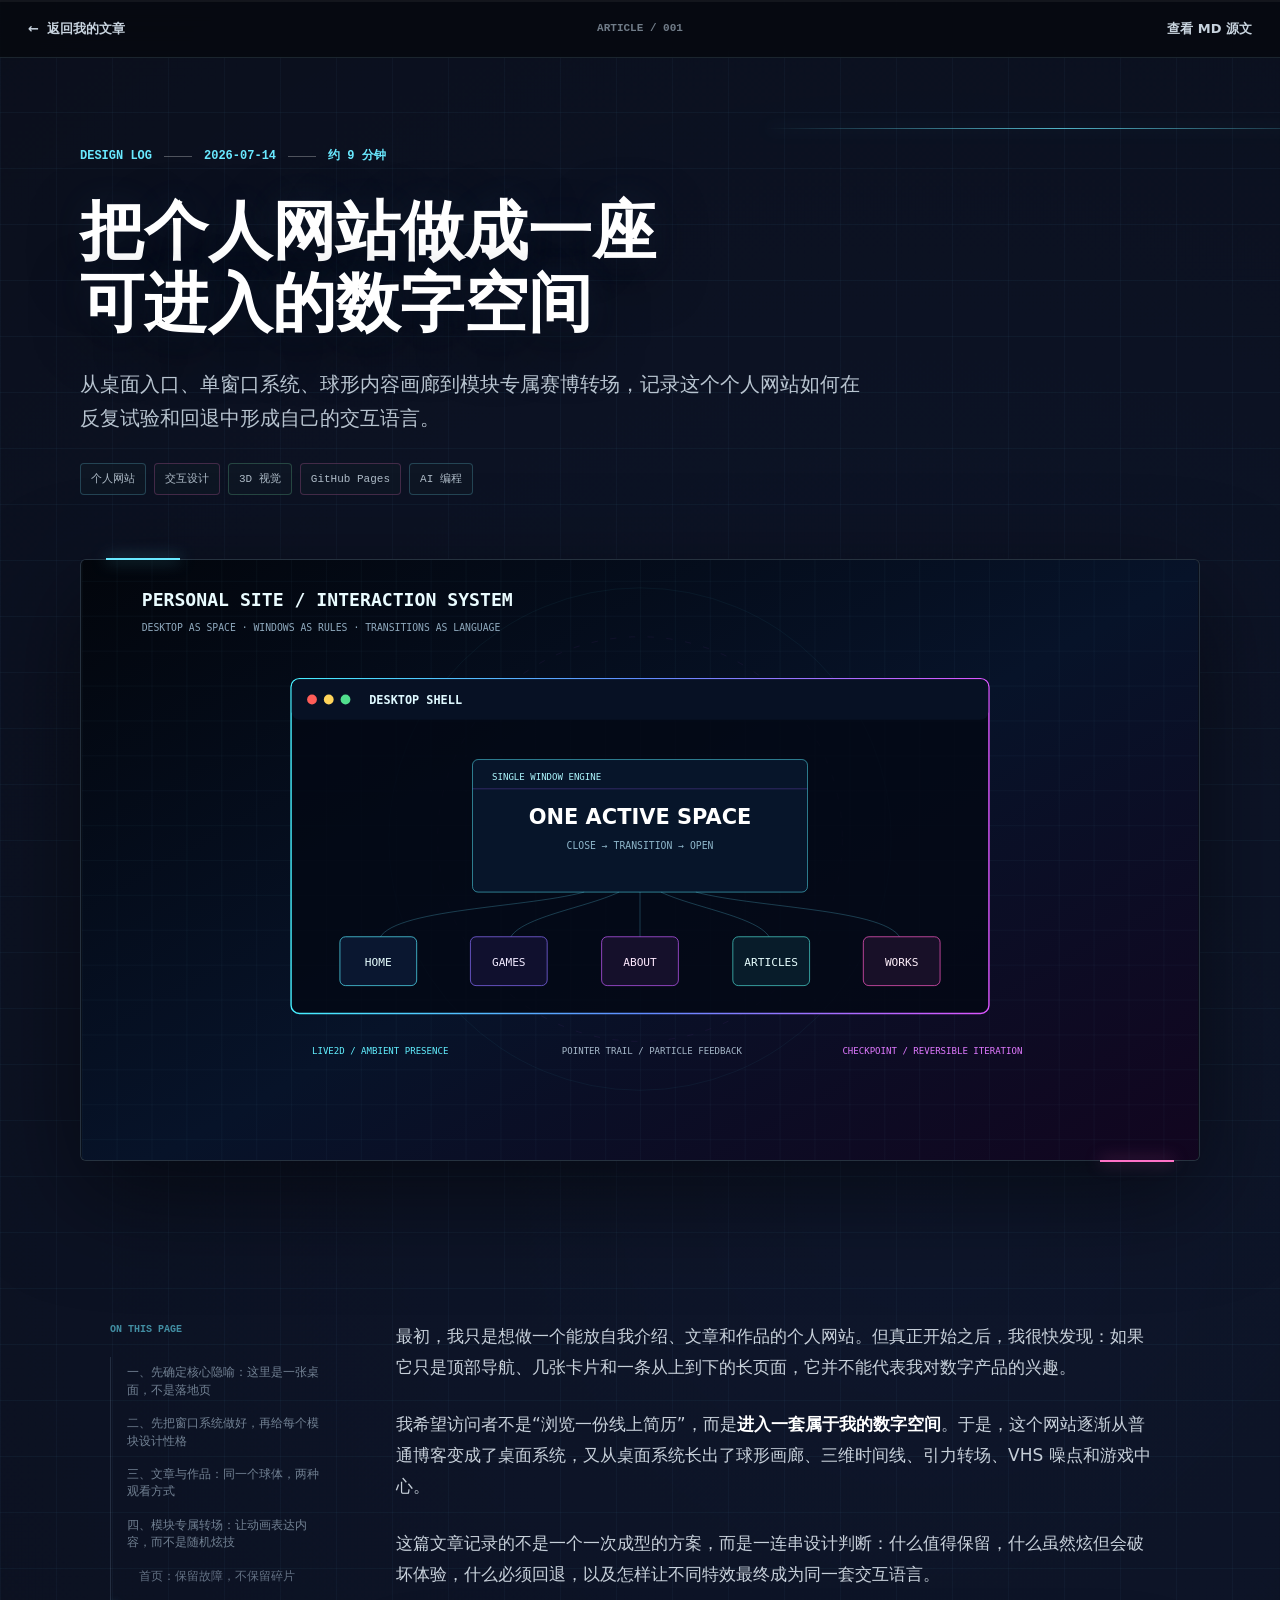
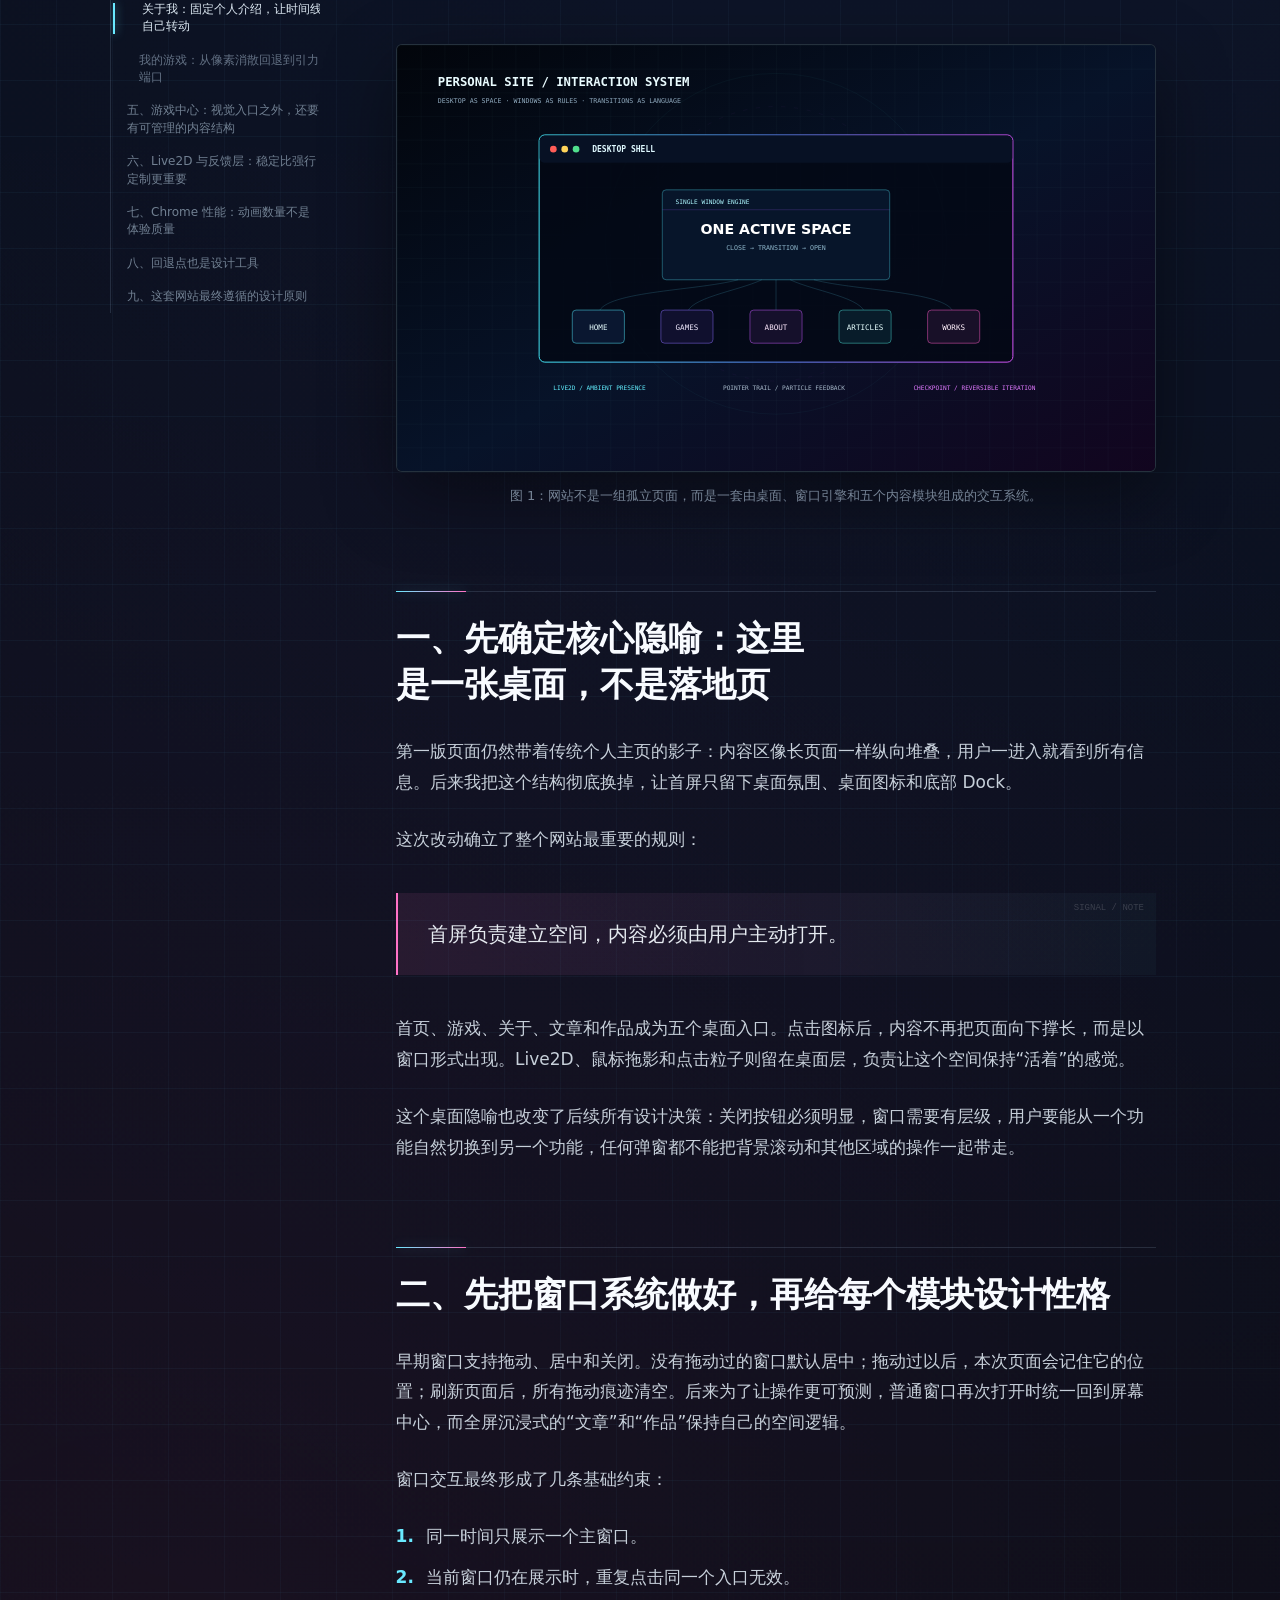
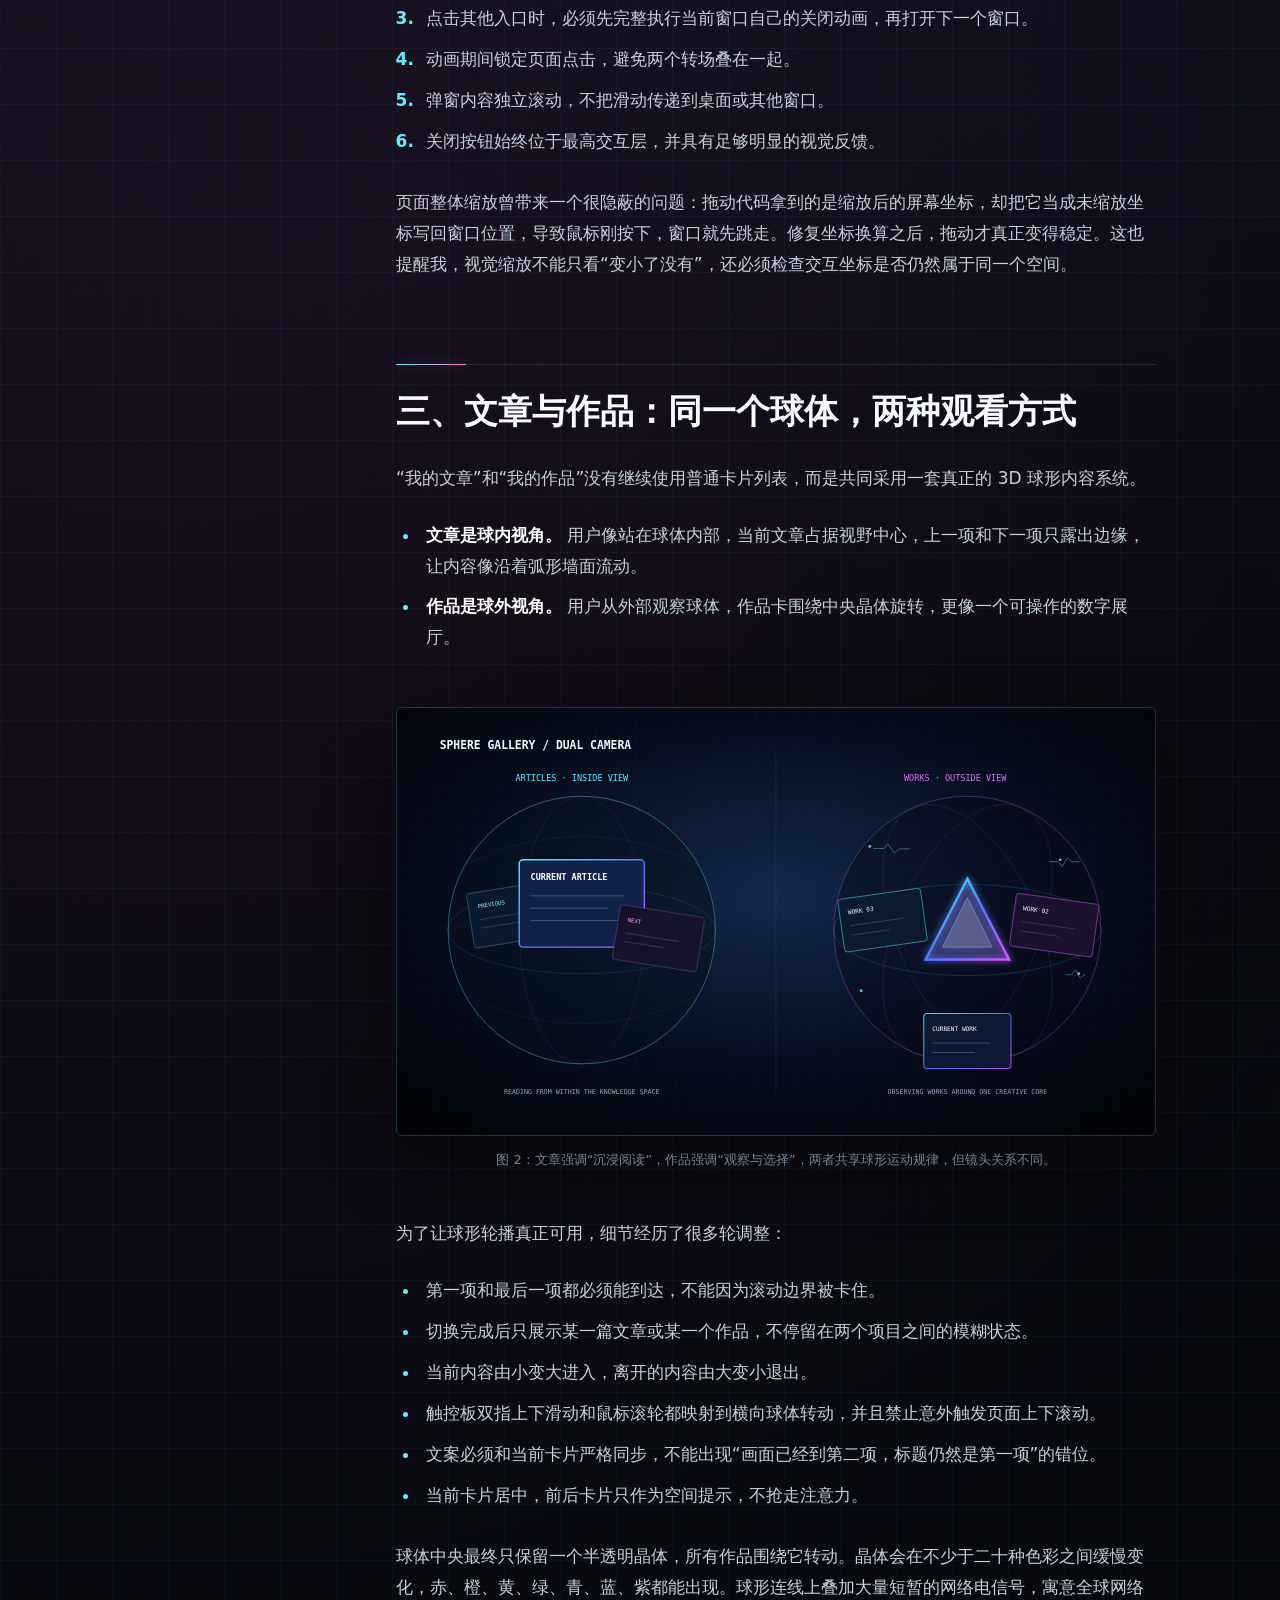
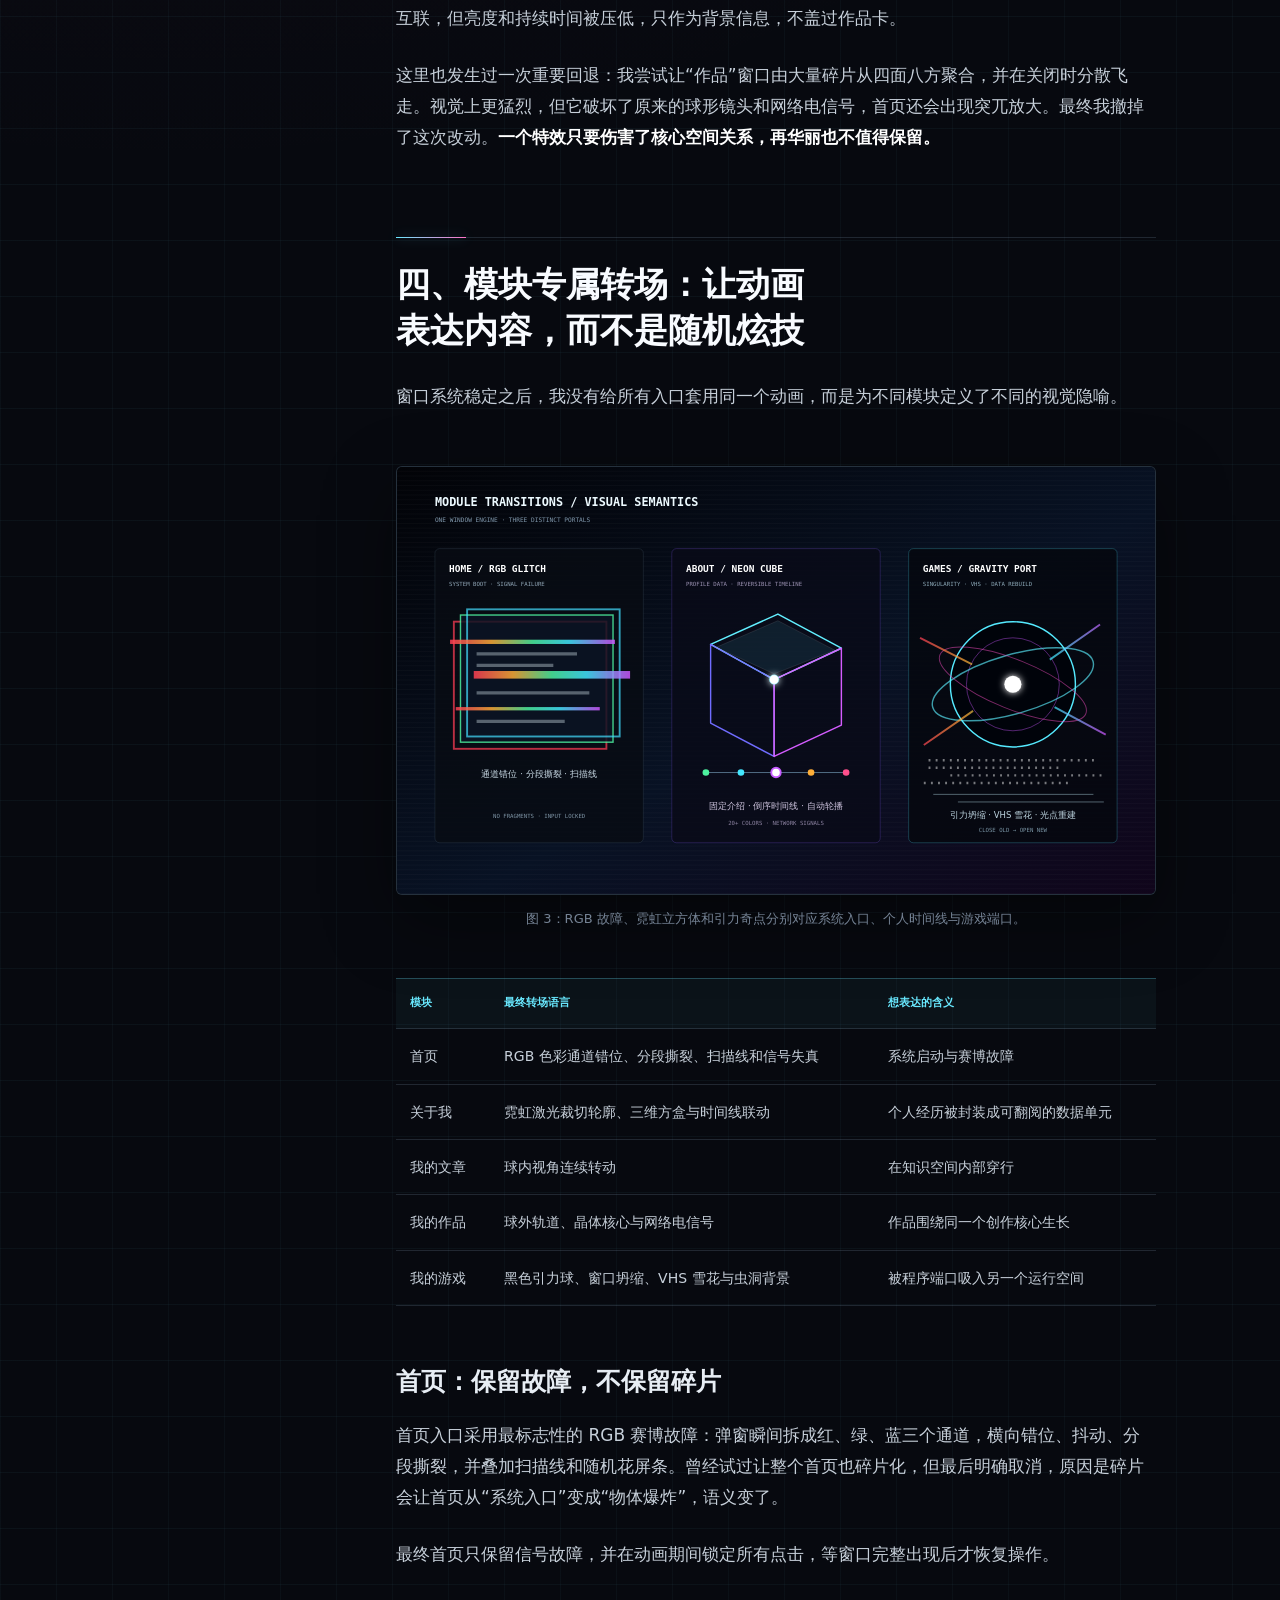
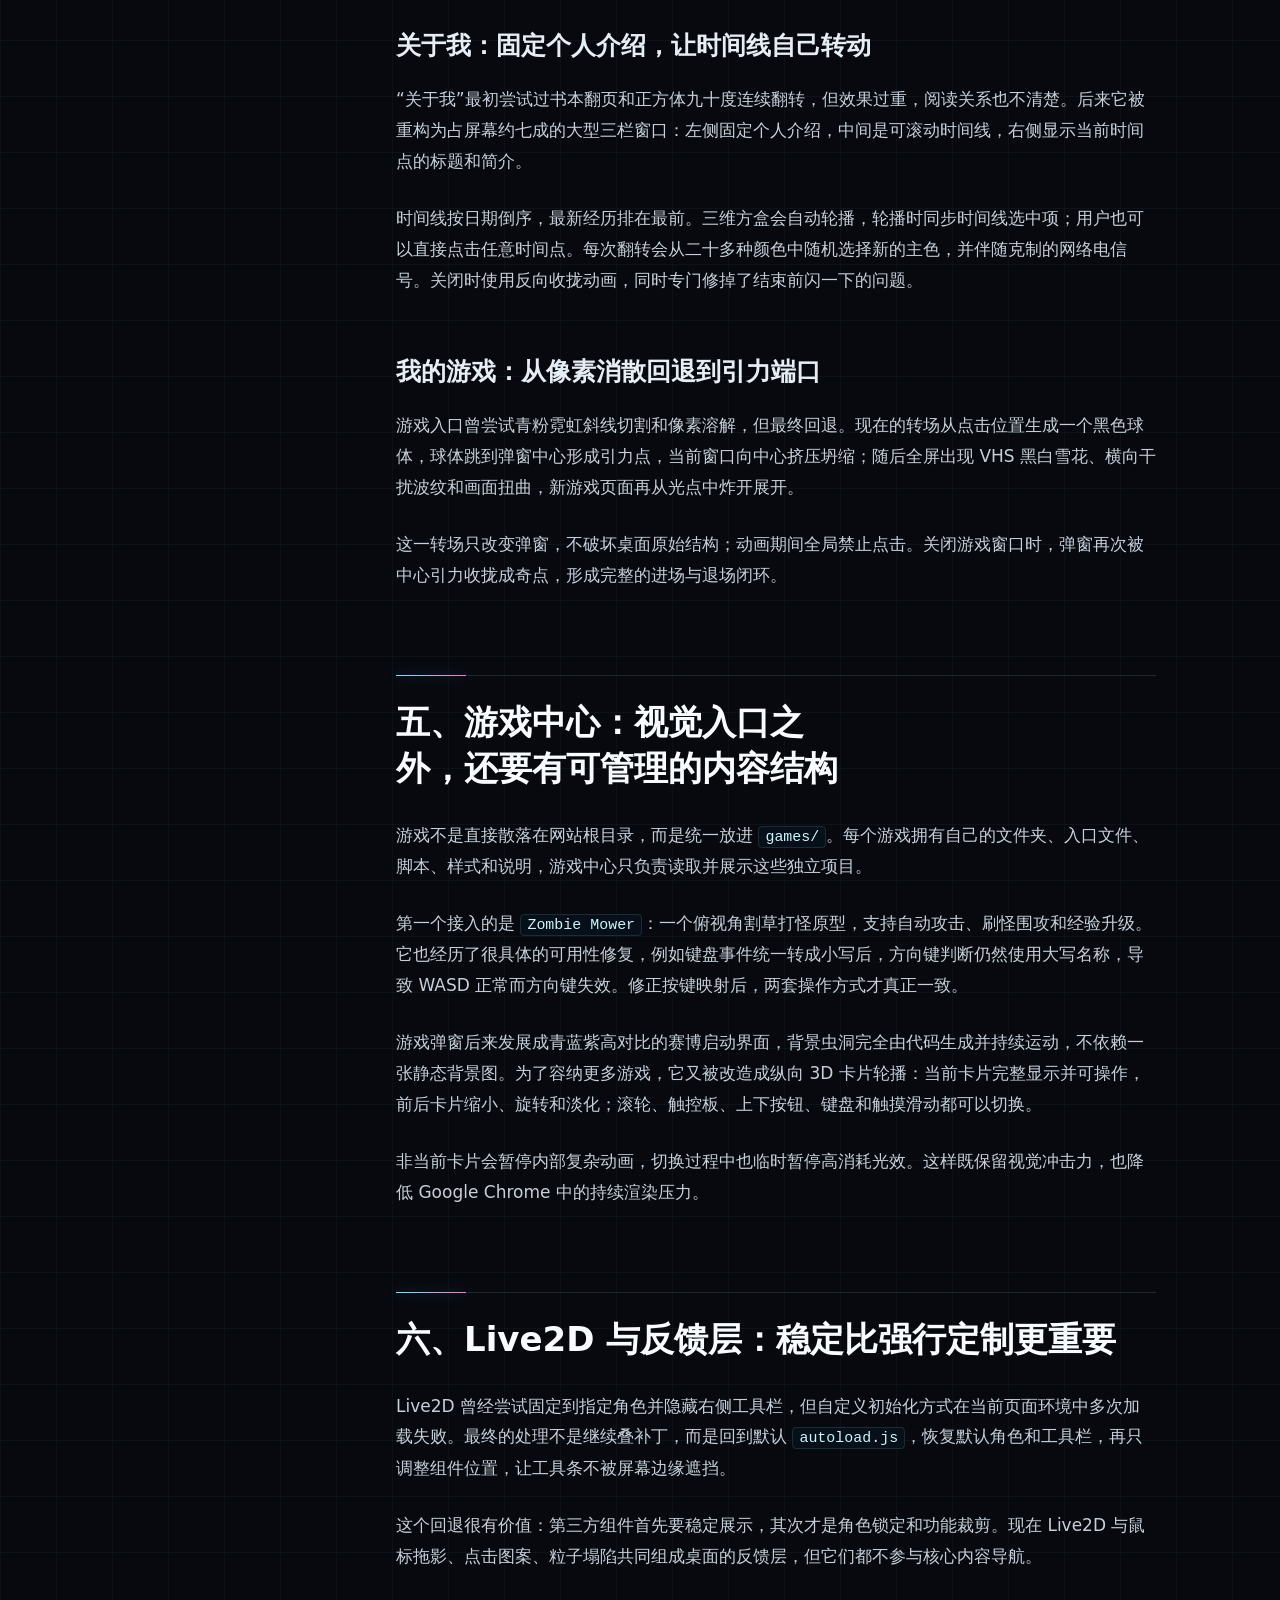
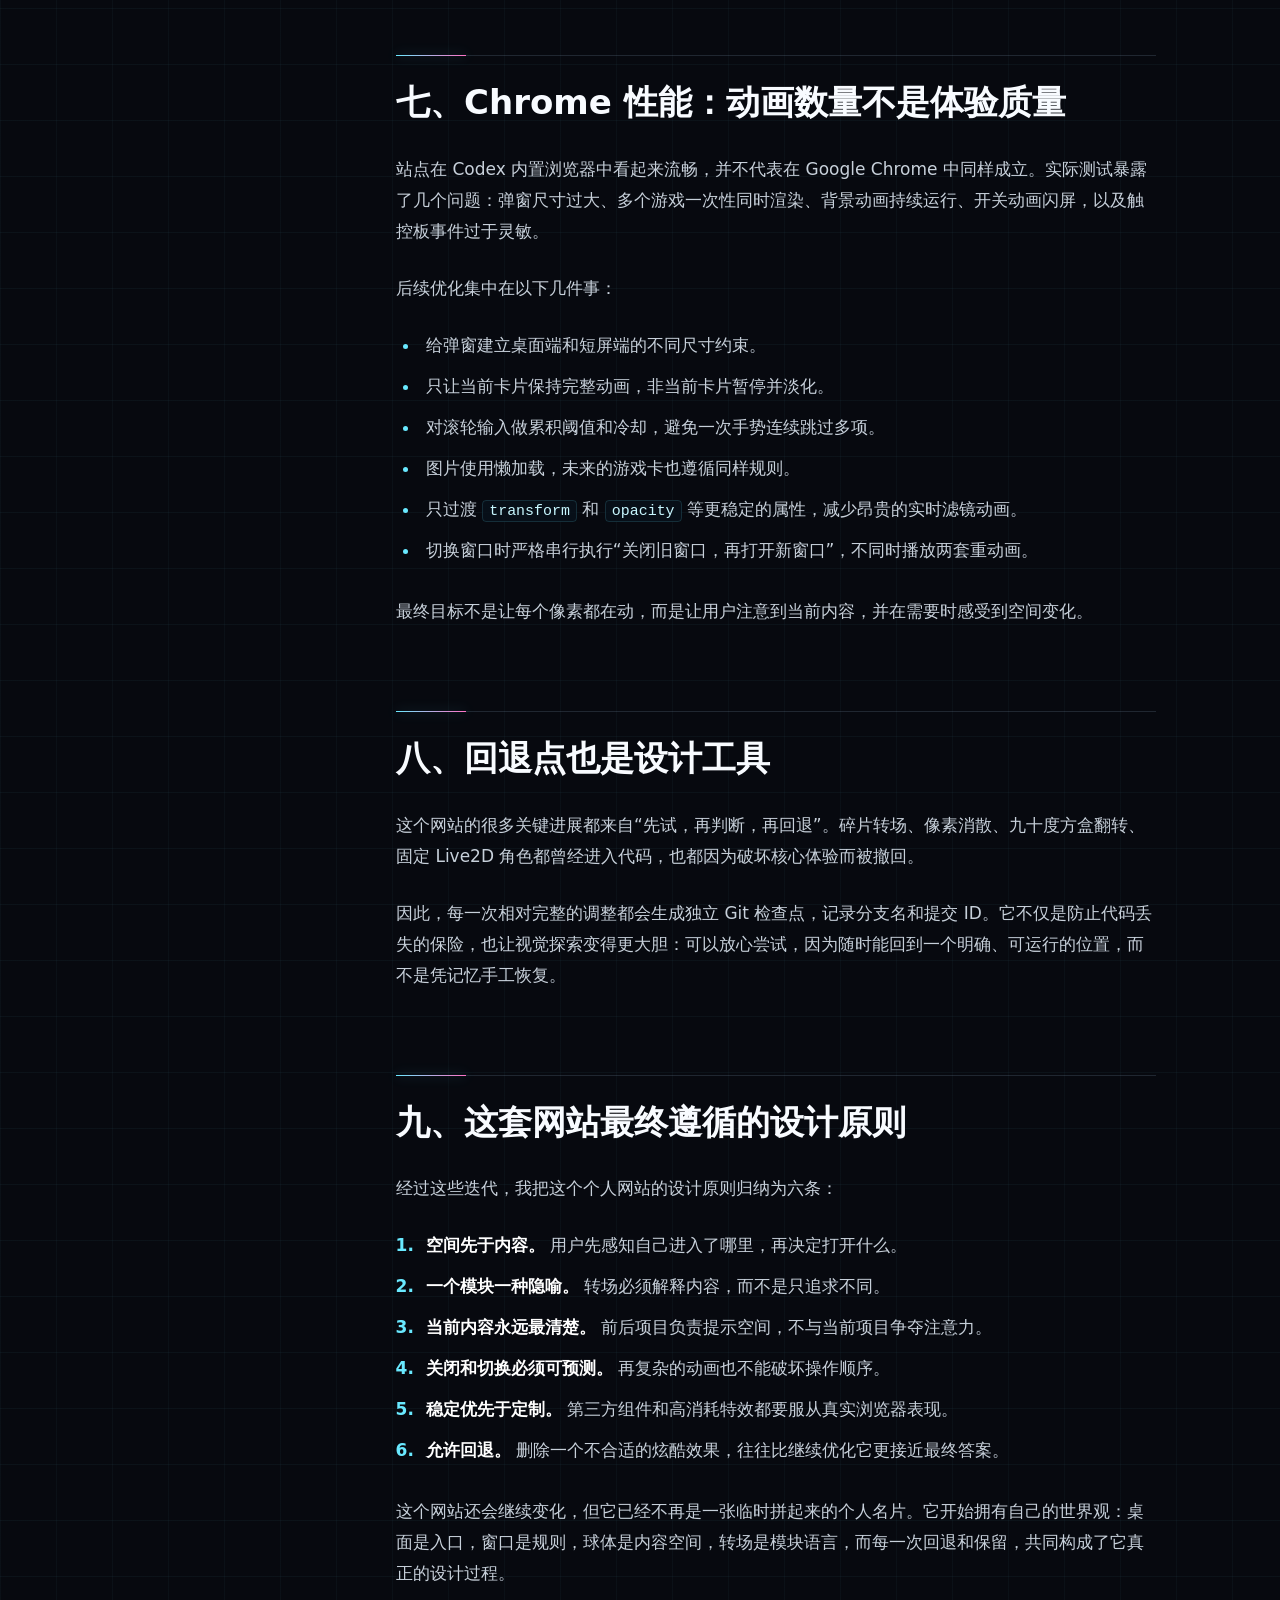
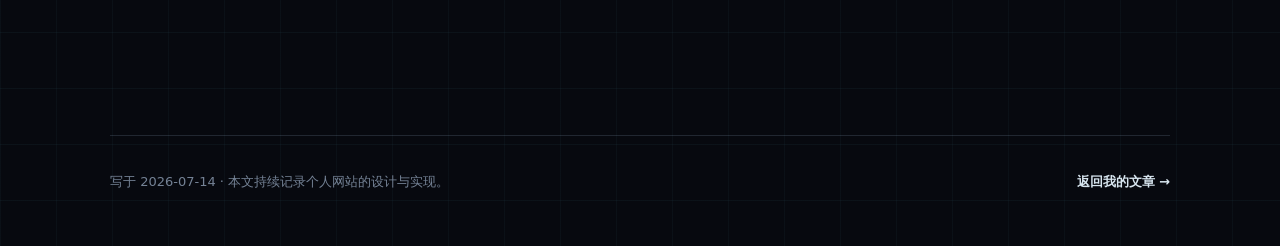
<file: articles/001-personal-site-design-evolution/index.html>
<!doctype html>
<html lang="zh-CN">
  <head>
    <meta charset="utf-8">
    <meta name="viewport" content="width=device-width, initial-scale=1">
    <title>把个人网站做成一座可进入的数字空间 | yangyangnao OS</title>
    <meta name="description" content="从桌面入口、单窗口系统、球形内容画廊到模块专属赛博转场，记录这个个人网站如何在反复试验和回退中形成自己的交互语言。">
    <meta name="theme-color" content="#07090f">
    <link rel="stylesheet" href="./article.css?v=20260714-reader1">
    <script src="./article.js?v=20260714-reader1" defer></script>
  </head>
  <body>
    <div class="reading-progress" aria-hidden="true"><i data-reading-progress></i></div>
    <header class="reader-bar">
      <a class="reader-home" href="../../index.html?open=articles" aria-label="返回我的文章"><span aria-hidden="true">←</span> 返回我的文章</a>
      <span class="reader-id">ARTICLE / 001</span>
      <a class="reader-source" href="./index.md">查看 MD 源文</a>
    </header>

    <main>
      <section class="article-hero">
        <p class="article-eyebrow">DESIGN LOG <span></span> <time datetime="2026-07-14">2026-07-14</time> <span></span> 约 9 分钟</p>
        <h1>把个人网站做成一座可进入的数字空间</h1>
        <p class="article-deck">从桌面入口、单窗口系统、球形内容画廊到模块专属赛博转场，记录这个个人网站如何在反复试验和回退中形成自己的交互语言。</p>
        <ul class="article-tags" aria-label="文章标签"><li>个人网站</li><li>交互设计</li><li>3D 视觉</li><li>GitHub Pages</li><li>AI 编程</li></ul>
        <figure class="article-cover"><img src="./images/01-system-overview.svg" alt="把个人网站做成一座可进入的数字空间的交互系统总览"></figure>
      </section>

      <div class="article-layout">
        <aside class="article-toc" aria-label="文章目录">
          <p>ON THIS PAGE</p>
          <nav><a class="toc-level-2" href="#一-先确定核心隐喻-这里是一张桌面-不是落地页">一、先确定核心隐喻：这里是一张桌面，不是落地页</a>
<a class="toc-level-2" href="#二-先把窗口系统做好-再给每个模块设计性格">二、先把窗口系统做好，再给每个模块设计性格</a>
<a class="toc-level-2" href="#三-文章与作品-同一个球体-两种观看方式">三、文章与作品：同一个球体，两种观看方式</a>
<a class="toc-level-2" href="#四-模块专属转场-让动画表达内容-而不是随机炫技">四、模块专属转场：让动画表达内容，而不是随机炫技</a>
<a class="toc-level-3" href="#首页-保留故障-不保留碎片">首页：保留故障，不保留碎片</a>
<a class="toc-level-3" href="#关于我-固定个人介绍-让时间线自己转动">关于我：固定个人介绍，让时间线自己转动</a>
<a class="toc-level-3" href="#我的游戏-从像素消散回退到引力端口">我的游戏：从像素消散回退到引力端口</a>
<a class="toc-level-2" href="#五-游戏中心-视觉入口之外-还要有可管理的内容结构">五、游戏中心：视觉入口之外，还要有可管理的内容结构</a>
<a class="toc-level-2" href="#六-live2d-与反馈层-稳定比强行定制更重要">六、Live2D 与反馈层：稳定比强行定制更重要</a>
<a class="toc-level-2" href="#七-chrome-性能-动画数量不是体验质量">七、Chrome 性能：动画数量不是体验质量</a>
<a class="toc-level-2" href="#八-回退点也是设计工具">八、回退点也是设计工具</a>
<a class="toc-level-2" href="#九-这套网站最终遵循的设计原则">九、这套网站最终遵循的设计原则</a></nav>
        </aside>
        <article class="article-body" data-article-body>
          <p>最初，我只是想做一个能放自我介绍、文章和作品的个人网站。但真正开始之后，我很快发现：如果它只是顶部导航、几张卡片和一条从上到下的长页面，它并不能代表我对数字产品的兴趣。</p>
<p>我希望访问者不是“浏览一份线上简历”，而是<strong>进入一套属于我的数字空间</strong>。于是，这个网站逐渐从普通博客变成了桌面系统，又从桌面系统长出了球形画廊、三维时间线、引力转场、VHS 噪点和游戏中心。</p>
<p>这篇文章记录的不是一个一次成型的方案，而是一连串设计判断：什么值得保留，什么虽然炫但会破坏体验，什么必须回退，以及怎样让不同特效最终成为同一套交互语言。</p>
<figure><img src="./images/01-system-overview.svg" alt="个人网站交互系统总览" loading="lazy" decoding="async"><figcaption>图 1：网站不是一组孤立页面，而是一套由桌面、窗口引擎和五个内容模块组成的交互系统。</figcaption></figure>
<h2 id="一-先确定核心隐喻-这里是一张桌面-不是落地页">一、先确定核心隐喻：这里是一张桌面，不是落地页</h2>
<p>第一版页面仍然带着传统个人主页的影子：内容区像长页面一样纵向堆叠，用户一进入就看到所有信息。后来我把这个结构彻底换掉，让首屏只留下桌面氛围、桌面图标和底部 Dock。</p>
<p>这次改动确立了整个网站最重要的规则：</p>
<blockquote><p>首屏负责建立空间，内容必须由用户主动打开。</p></blockquote>
<p>首页、游戏、关于、文章和作品成为五个桌面入口。点击图标后，内容不再把页面向下撑长，而是以窗口形式出现。Live2D、鼠标拖影和点击粒子则留在桌面层，负责让这个空间保持“活着”的感觉。</p>
<p>这个桌面隐喻也改变了后续所有设计决策：关闭按钮必须明显，窗口需要有层级，用户要能从一个功能自然切换到另一个功能，任何弹窗都不能把背景滚动和其他区域的操作一起带走。</p>
<h2 id="二-先把窗口系统做好-再给每个模块设计性格">二、先把窗口系统做好，再给每个模块设计性格</h2>
<p>早期窗口支持拖动、居中和关闭。没有拖动过的窗口默认居中；拖动过以后，本次页面会记住它的位置；刷新页面后，所有拖动痕迹清空。后来为了让操作更可预测，普通窗口再次打开时统一回到屏幕中心，而全屏沉浸式的“文章”和“作品”保持自己的空间逻辑。</p>
<p>窗口交互最终形成了几条基础约束：</p>
<ol><li>同一时间只展示一个主窗口。</li><li>当前窗口仍在展示时，重复点击同一个入口无效。</li><li>点击其他入口时，必须先完整执行当前窗口自己的关闭动画，再打开下一个窗口。</li><li>动画期间锁定页面点击，避免两个转场叠在一起。</li><li>弹窗内容独立滚动，不把滑动传递到桌面或其他窗口。</li><li>关闭按钮始终位于最高交互层，并具有足够明显的视觉反馈。</li></ol>
<p>页面整体缩放曾带来一个很隐蔽的问题：拖动代码拿到的是缩放后的屏幕坐标，却把它当成未缩放坐标写回窗口位置，导致鼠标刚按下，窗口就先跳走。修复坐标换算之后，拖动才真正变得稳定。这也提醒我，视觉缩放不能只看“变小了没有”，还必须检查交互坐标是否仍然属于同一个空间。</p>
<h2 id="三-文章与作品-同一个球体-两种观看方式">三、文章与作品：同一个球体，两种观看方式</h2>
<p>“我的文章”和“我的作品”没有继续使用普通卡片列表，而是共同采用一套真正的 3D 球形内容系统。</p>
<ul><li><strong>文章是球内视角。</strong> 用户像站在球体内部，当前文章占据视野中心，上一项和下一项只露出边缘，让内容像沿着弧形墙面流动。</li><li><strong>作品是球外视角。</strong> 用户从外部观察球体，作品卡围绕中央晶体旋转，更像一个可操作的数字展厅。</li></ul>
<figure><img src="./images/02-sphere-gallery.svg" alt="球内文章与球外作品的双视角" loading="lazy" decoding="async"><figcaption>图 2：文章强调“沉浸阅读”，作品强调“观察与选择”，两者共享球形运动规律，但镜头关系不同。</figcaption></figure>
<p>为了让球形轮播真正可用，细节经历了很多轮调整：</p>
<ul><li>第一项和最后一项都必须能到达，不能因为滚动边界被卡住。</li><li>切换完成后只展示某一篇文章或某一个作品，不停留在两个项目之间的模糊状态。</li><li>当前内容由小变大进入，离开的内容由大变小退出。</li><li>触控板双指上下滑动和鼠标滚轮都映射到横向球体转动，并且禁止意外触发页面上下滚动。</li><li>文案必须和当前卡片严格同步，不能出现“画面已经到第二项，标题仍然是第一项”的错位。</li><li>当前卡片居中，前后卡片只作为空间提示，不抢走注意力。</li></ul>
<p>球体中央最终只保留一个半透明晶体，所有作品围绕它转动。晶体会在不少于二十种色彩之间缓慢变化，赤、橙、黄、绿、青、蓝、紫都能出现。球形连线上叠加大量短暂的网络电信号，寓意全球网络互联，但亮度和持续时间被压低，只作为背景信息，不盖过作品卡。</p>
<p>这里也发生过一次重要回退：我尝试让“作品”窗口由大量碎片从四面八方聚合，并在关闭时分散飞走。视觉上更猛烈，但它破坏了原来的球形镜头和网络电信号，首页还会出现突兀放大。最终我撤掉了这次改动。<strong>一个特效只要伤害了核心空间关系，再华丽也不值得保留。</strong></p>
<h2 id="四-模块专属转场-让动画表达内容-而不是随机炫技">四、模块专属转场：让动画表达内容，而不是随机炫技</h2>
<p>窗口系统稳定之后，我没有给所有入口套用同一个动画，而是为不同模块定义了不同的视觉隐喻。</p>
<figure><img src="./images/03-transition-language.svg" alt="首页、关于与游戏的专属转场语言" loading="lazy" decoding="async"><figcaption>图 3：RGB 故障、霓虹立方体和引力奇点分别对应系统入口、个人时间线与游戏端口。</figcaption></figure>
<div class="table-scroll"><table><thead><tr><th>模块</th><th>最终转场语言</th><th>想表达的含义</th></tr></thead><tbody><tr><td>首页</td><td>RGB 色彩通道错位、分段撕裂、扫描线和信号失真</td><td>系统启动与赛博故障</td></tr><tr><td>关于我</td><td>霓虹激光裁切轮廓、三维方盒与时间线联动</td><td>个人经历被封装成可翻阅的数据单元</td></tr><tr><td>我的文章</td><td>球内视角连续转动</td><td>在知识空间内部穿行</td></tr><tr><td>我的作品</td><td>球外轨道、晶体核心与网络电信号</td><td>作品围绕同一个创作核心生长</td></tr><tr><td>我的游戏</td><td>黑色引力球、窗口坍缩、VHS 雪花与虫洞背景</td><td>被程序端口吸入另一个运行空间</td></tr></tbody></table></div>
<h3 id="首页-保留故障-不保留碎片">首页：保留故障，不保留碎片</h3>
<p>首页入口采用最标志性的 RGB 赛博故障：弹窗瞬间拆成红、绿、蓝三个通道，横向错位、抖动、分段撕裂，并叠加扫描线和随机花屏条。曾经试过让整个首页也碎片化，但最后明确取消，原因是碎片会让首页从“系统入口”变成“物体爆炸”，语义变了。</p>
<p>最终首页只保留信号故障，并在动画期间锁定所有点击，等窗口完整出现后才恢复操作。</p>
<h3 id="关于我-固定个人介绍-让时间线自己转动">关于我：固定个人介绍，让时间线自己转动</h3>
<p>“关于我”最初尝试过书本翻页和正方体九十度连续翻转，但效果过重，阅读关系也不清楚。后来它被重构为占屏幕约七成的大型三栏窗口：左侧固定个人介绍，中间是可滚动时间线，右侧显示当前时间点的标题和简介。</p>
<p>时间线按日期倒序，最新经历排在最前。三维方盒会自动轮播，轮播时同步时间线选中项；用户也可以直接点击任意时间点。每次翻转会从二十多种颜色中随机选择新的主色，并伴随克制的网络电信号。关闭时使用反向收拢动画，同时专门修掉了结束前闪一下的问题。</p>
<h3 id="我的游戏-从像素消散回退到引力端口">我的游戏：从像素消散回退到引力端口</h3>
<p>游戏入口曾尝试青粉霓虹斜线切割和像素溶解，但最终回退。现在的转场从点击位置生成一个黑色球体，球体跳到弹窗中心形成引力点，当前窗口向中心挤压坍缩；随后全屏出现 VHS 黑白雪花、横向干扰波纹和画面扭曲，新游戏页面再从光点中炸开展开。</p>
<p>这一转场只改变弹窗，不破坏桌面原始结构；动画期间全局禁止点击。关闭游戏窗口时，弹窗再次被中心引力收拢成奇点，形成完整的进场与退场闭环。</p>
<h2 id="五-游戏中心-视觉入口之外-还要有可管理的内容结构">五、游戏中心：视觉入口之外，还要有可管理的内容结构</h2>
<p>游戏不是直接散落在网站根目录，而是统一放进 <code>games/</code>。每个游戏拥有自己的文件夹、入口文件、脚本、样式和说明，游戏中心只负责读取并展示这些独立项目。</p>
<p>第一个接入的是 <code>Zombie Mower</code>：一个俯视角割草打怪原型，支持自动攻击、刷怪围攻和经验升级。它也经历了很具体的可用性修复，例如键盘事件统一转成小写后，方向键判断仍然使用大写名称，导致 WASD 正常而方向键失效。修正按键映射后，两套操作方式才真正一致。</p>
<p>游戏弹窗后来发展成青蓝紫高对比的赛博启动界面，背景虫洞完全由代码生成并持续运动，不依赖一张静态背景图。为了容纳更多游戏，它又被改造成纵向 3D 卡片轮播：当前卡片完整显示并可操作，前后卡片缩小、旋转和淡化；滚轮、触控板、上下按钮、键盘和触摸滑动都可以切换。</p>
<p>非当前卡片会暂停内部复杂动画，切换过程中也临时暂停高消耗光效。这样既保留视觉冲击力，也降低 Google Chrome 中的持续渲染压力。</p>
<h2 id="六-live2d-与反馈层-稳定比强行定制更重要">六、Live2D 与反馈层：稳定比强行定制更重要</h2>
<p>Live2D 曾经尝试固定到指定角色并隐藏右侧工具栏，但自定义初始化方式在当前页面环境中多次加载失败。最终的处理不是继续叠补丁，而是回到默认 <code>autoload.js</code>，恢复默认角色和工具栏，再只调整组件位置，让工具条不被屏幕边缘遮挡。</p>
<p>这个回退很有价值：第三方组件首先要稳定展示，其次才是角色锁定和功能裁剪。现在 Live2D 与鼠标拖影、点击图案、粒子塌陷共同组成桌面的反馈层，但它们都不参与核心内容导航。</p>
<h2 id="七-chrome-性能-动画数量不是体验质量">七、Chrome 性能：动画数量不是体验质量</h2>
<p>站点在 Codex 内置浏览器中看起来流畅，并不代表在 Google Chrome 中同样成立。实际测试暴露了几个问题：弹窗尺寸过大、多个游戏一次性同时渲染、背景动画持续运行、开关动画闪屏，以及触控板事件过于灵敏。</p>
<p>后续优化集中在以下几件事：</p>
<ul><li>给弹窗建立桌面端和短屏端的不同尺寸约束。</li><li>只让当前卡片保持完整动画，非当前卡片暂停并淡化。</li><li>对滚轮输入做累积阈值和冷却，避免一次手势连续跳过多项。</li><li>图片使用懒加载，未来的游戏卡也遵循同样规则。</li><li>只过渡 <code>transform</code> 和 <code>opacity</code> 等更稳定的属性，减少昂贵的实时滤镜动画。</li><li>切换窗口时严格串行执行“关闭旧窗口，再打开新窗口”，不同时播放两套重动画。</li></ul>
<p>最终目标不是让每个像素都在动，而是让用户注意到当前内容，并在需要时感受到空间变化。</p>
<h2 id="八-回退点也是设计工具">八、回退点也是设计工具</h2>
<p>这个网站的很多关键进展都来自“先试，再判断，再回退”。碎片转场、像素消散、九十度方盒翻转、固定 Live2D 角色都曾经进入代码，也都因为破坏核心体验而被撤回。</p>
<p>因此，每一次相对完整的调整都会生成独立 Git 检查点，记录分支名和提交 ID。它不仅是防止代码丢失的保险，也让视觉探索变得更大胆：可以放心尝试，因为随时能回到一个明确、可运行的位置，而不是凭记忆手工恢复。</p>
<h2 id="九-这套网站最终遵循的设计原则">九、这套网站最终遵循的设计原则</h2>
<p>经过这些迭代，我把这个个人网站的设计原则归纳为六条：</p>
<ol><li><strong>空间先于内容。</strong> 用户先感知自己进入了哪里，再决定打开什么。</li><li><strong>一个模块一种隐喻。</strong> 转场必须解释内容，而不是只追求不同。</li><li><strong>当前内容永远最清楚。</strong> 前后项目负责提示空间，不与当前项目争夺注意力。</li><li><strong>关闭和切换必须可预测。</strong> 再复杂的动画也不能破坏操作顺序。</li><li><strong>稳定优先于定制。</strong> 第三方组件和高消耗特效都要服从真实浏览器表现。</li><li><strong>允许回退。</strong> 删除一个不合适的炫酷效果，往往比继续优化它更接近最终答案。</li></ol>
<p>这个网站还会继续变化，但它已经不再是一张临时拼起来的个人名片。它开始拥有自己的世界观：桌面是入口，窗口是规则，球体是内容空间，转场是模块语言，而每一次回退和保留，共同构成了它真正的设计过程。</p>
        </article>
      </div>
    </main>

    <footer class="reader-footer">
      <p>写于 2026-07-14 · 本文持续记录个人网站的设计与实现。</p>
      <a href="../../index.html?open=articles">返回我的文章 <span aria-hidden="true">→</span></a>
    </footer>
  </body>
</html>
</file>
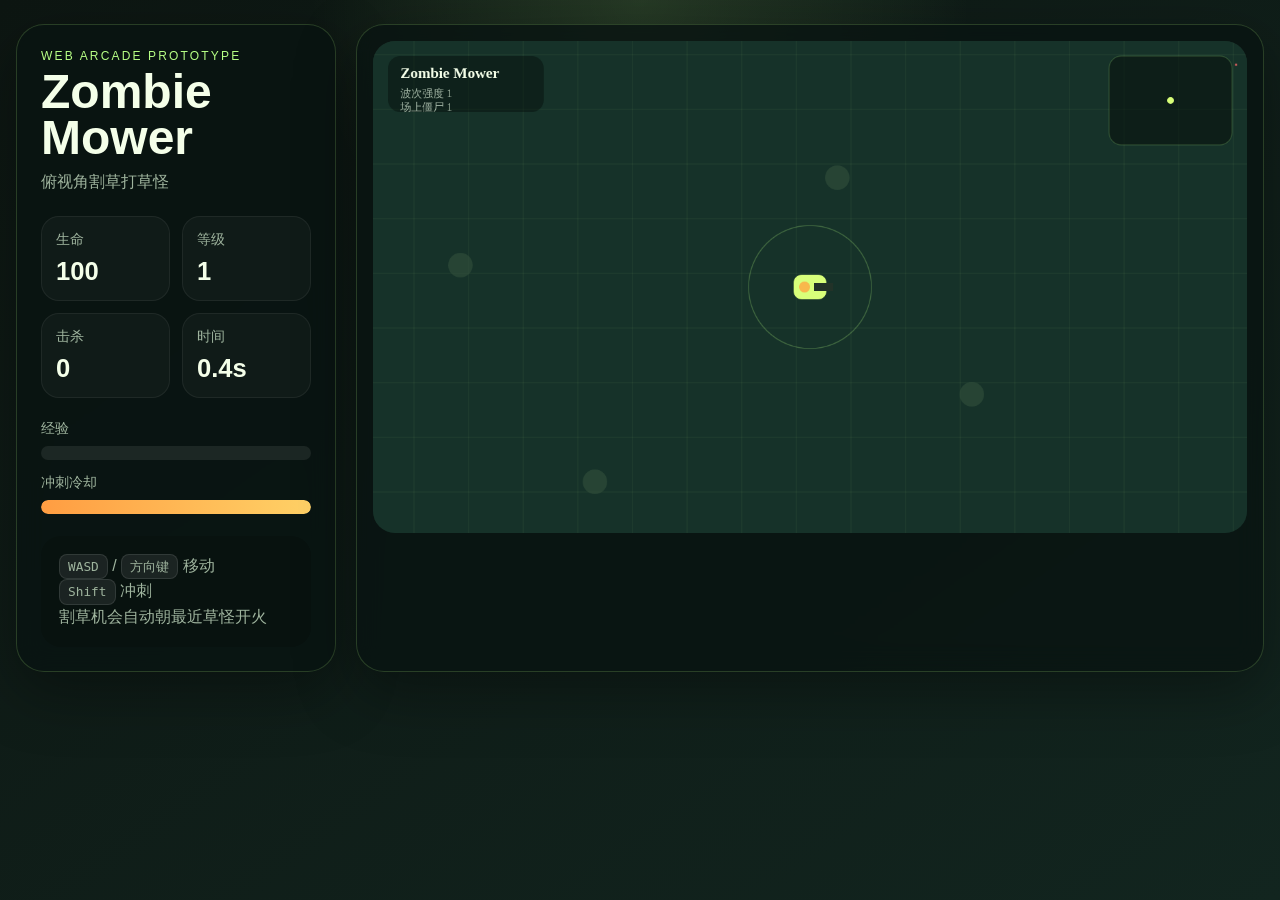
<file: games/zombie-mower/index.html>
<!doctype html>
<html lang="zh-CN">
  <head>
    <meta charset="UTF-8">
    <meta name="viewport" content="width=device-width, initial-scale=1.0">
    <title>Zombie Mower Prototype</title>
    <link rel="stylesheet" href="./styles.css">
  </head>
  <body>
    <main class="shell">
      <section class="hud-panel">
        <div class="brand">
          <p class="eyebrow">Web Arcade Prototype</p>
          <h1>Zombie Mower</h1>
          <p class="subtitle">俯视角割草打草怪</p>
        </div>

        <div class="stats">
          <div class="stat-card">
            <span>生命</span>
            <strong id="healthValue">100</strong>
          </div>
          <div class="stat-card">
            <span>等级</span>
            <strong id="levelValue">1</strong>
          </div>
          <div class="stat-card">
            <span>击杀</span>
            <strong id="killsValue">0</strong>
          </div>
          <div class="stat-card">
            <span>时间</span>
            <strong id="timeValue">0.0s</strong>
          </div>
        </div>

        <div class="bars">
          <div class="bar-group">
            <label for="xpBar">经验</label>
            <div class="bar-track">
              <div id="xpBar" class="bar-fill xp-fill"></div>
            </div>
          </div>
          <div class="bar-group">
            <label for="dashBar">冲刺冷却</label>
            <div class="bar-track">
              <div id="dashBar" class="bar-fill dash-fill"></div>
            </div>
          </div>
        </div>

        <div class="controls">
          <p><kbd>WASD</kbd> / <kbd>方向键</kbd> 移动</p>
          <p><kbd>Shift</kbd> 冲刺</p>
          <p>割草机会自动朝最近草怪开火</p>
        </div>
      </section>

      <section class="game-panel">
        <canvas
          id="gameCanvas"
          width="1280"
          height="720"
          aria-label="Zombie Mower game canvas"
        ></canvas>

        <div id="levelUpModal" class="overlay hidden" role="dialog" aria-modal="true">
          <div class="modal-card">
            <p class="eyebrow">Level Up</p>
            <h2>选择一个强化</h2>
            <div id="upgradeOptions" class="upgrade-options"></div>
          </div>
        </div>

        <div id="gameOverModal" class="overlay hidden" role="dialog" aria-modal="true">
          <div class="modal-card">
            <p class="eyebrow">Run Ended</p>
            <h2>僵尸把你包围了</h2>
            <p id="gameOverSummary" class="summary"></p>
            <button id="restartButton" class="action-button" type="button">再来一局</button>
          </div>
        </div>
      </section>
    </main>

    <script src="./game.js"></script>
  </body>
</html>
</file>
<file: articles/001-personal-site-design-evolution/article.css>
:root {
  color-scheme: dark;
  --page: #07090f;
  --page-soft: #0c1019;
  --panel: rgba(14, 19, 30, 0.78);
  --text: #eef3f8;
  --muted: #9ca9b8;
  --line: rgba(150, 178, 205, 0.18);
  --cyan: #69e9ff;
  --magenta: #ff72c7;
  --green: #7af0ac;
  --yellow: #ffd56a;
}

* {
  box-sizing: border-box;
}

html {
  scroll-behavior: smooth;
  background: var(--page);
}

body {
  min-width: 320px;
  margin: 0;
  color: var(--text);
  background:
    linear-gradient(rgba(111, 218, 255, 0.045) 1px, transparent 1px),
    linear-gradient(90deg, rgba(111, 218, 255, 0.035) 1px, transparent 1px),
    radial-gradient(circle at 72% 12%, rgba(68, 119, 255, 0.12), transparent 31%),
    radial-gradient(circle at 13% 34%, rgba(255, 87, 188, 0.07), transparent 25%),
    var(--page);
  background-size: 56px 56px, 56px 56px, auto, auto, auto;
  font-family: Inter, ui-sans-serif, system-ui, -apple-system, BlinkMacSystemFont, "Segoe UI", "PingFang SC", "Microsoft YaHei", sans-serif;
  font-size: 17px;
  line-height: 1.82;
  letter-spacing: 0;
  text-rendering: optimizeLegibility;
}

a {
  color: inherit;
}

.reading-progress {
  position: fixed;
  inset: 0 0 auto;
  z-index: 100;
  height: 2px;
  background: rgba(255, 255, 255, 0.05);
}

.reading-progress i {
  display: block;
  width: 100%;
  height: 100%;
  background: linear-gradient(90deg, var(--cyan), var(--green) 45%, var(--magenta));
  box-shadow: 0 0 14px rgba(105, 233, 255, 0.68);
  transform: scaleX(0);
  transform-origin: left center;
  will-change: transform;
}

.reader-bar {
  position: sticky;
  top: 0;
  z-index: 90;
  display: grid;
  grid-template-columns: 1fr auto 1fr;
  align-items: center;
  min-height: 58px;
  padding: 0 28px;
  border-bottom: 1px solid rgba(154, 201, 228, 0.14);
  background: rgba(7, 9, 15, 0.84);
  backdrop-filter: blur(18px) saturate(1.2);
}

.reader-home,
.reader-source {
  display: inline-flex;
  align-items: center;
  gap: 8px;
  width: max-content;
  color: #c8d4df;
  font-size: 13px;
  font-weight: 700;
  text-decoration: none;
  transition: color 180ms ease;
}

.reader-home:hover,
.reader-source:hover {
  color: var(--cyan);
}

.reader-source {
  justify-self: end;
}

.reader-id {
  color: rgba(204, 222, 238, 0.54);
  font-family: ui-monospace, SFMono-Regular, Menlo, Consolas, monospace;
  font-size: 11px;
  font-weight: 700;
}

main {
  overflow: clip;
}

.article-hero {
  position: relative;
  width: min(1120px, calc(100% - 48px));
  margin: 0 auto;
  padding: 88px 0 72px;
}

.article-hero::before {
  content: "";
  position: absolute;
  top: 70px;
  right: -12vw;
  width: 46vw;
  height: 1px;
  background: linear-gradient(90deg, transparent, rgba(105, 233, 255, 0.74), transparent);
  box-shadow: 0 0 18px rgba(105, 233, 255, 0.32);
}

.article-eyebrow {
  display: flex;
  align-items: center;
  gap: 12px;
  margin: 0 0 28px;
  color: var(--cyan);
  font-family: ui-monospace, SFMono-Regular, Menlo, Consolas, monospace;
  font-size: 12px;
  font-weight: 700;
}

.article-eyebrow span {
  width: 28px;
  height: 1px;
  background: rgba(255, 255, 255, 0.28);
}

.article-hero h1 {
  max-width: 960px;
  margin: 0;
  color: #fff;
  font-size: 64px;
  line-height: 1.12;
  letter-spacing: 0;
  text-wrap: balance;
  text-shadow: 0 16px 52px rgba(0, 0, 0, 0.58), 0 0 34px rgba(95, 180, 255, 0.1);
}

.article-deck {
  max-width: 780px;
  margin: 28px 0 0;
  color: #b8c4d0;
  font-size: 20px;
  line-height: 1.7;
}

.article-tags {
  display: flex;
  flex-wrap: wrap;
  gap: 8px;
  margin: 28px 0 0;
  padding: 0;
  list-style: none;
}

.article-tags li {
  padding: 5px 10px;
  border: 1px solid rgba(114, 231, 255, 0.22);
  border-radius: 4px;
  color: #aebbc7;
  background: rgba(17, 25, 38, 0.64);
  font-family: ui-monospace, SFMono-Regular, Menlo, Consolas, monospace;
  font-size: 11px;
}

.article-tags li:nth-child(2n) {
  border-color: rgba(255, 114, 199, 0.22);
}

.article-tags li:nth-child(3n) {
  border-color: rgba(122, 240, 172, 0.22);
}

.article-cover {
  position: relative;
  margin: 64px 0 0;
}

.article-cover::before,
.article-cover::after {
  content: "";
  position: absolute;
  z-index: 1;
  width: 74px;
  height: 2px;
  pointer-events: none;
}

.article-cover::before {
  top: -1px;
  left: 26px;
  background: var(--cyan);
  box-shadow: 0 0 16px rgba(105, 233, 255, 0.72);
}

.article-cover::after {
  right: 26px;
  bottom: -1px;
  background: var(--magenta);
  box-shadow: 0 0 16px rgba(255, 114, 199, 0.64);
}

.article-cover img {
  display: block;
  width: 100%;
  aspect-ratio: 16 / 8.6;
  border: 1px solid rgba(154, 201, 228, 0.2);
  border-radius: 6px;
  object-fit: cover;
  background: #090d15;
  box-shadow: 0 34px 100px rgba(0, 0, 0, 0.5);
}

.article-layout {
  display: grid;
  grid-template-columns: 210px minmax(0, 760px);
  gap: 76px;
  width: min(1060px, calc(100% - 48px));
  margin: 0 auto;
  padding: 88px 0 120px;
}

.article-toc {
  align-self: start;
  position: sticky;
  top: 92px;
  max-height: calc(100vh - 124px);
  overflow: auto;
  scrollbar-width: thin;
}

.article-toc > p {
  margin: 0 0 18px;
  color: rgba(105, 233, 255, 0.58);
  font-family: ui-monospace, SFMono-Regular, Menlo, Consolas, monospace;
  font-size: 10px;
  font-weight: 800;
}

.article-toc nav {
  display: grid;
  gap: 2px;
  border-left: 1px solid var(--line);
}

.article-toc a {
  position: relative;
  display: block;
  padding: 7px 0 7px 16px;
  color: #718092;
  font-size: 12px;
  line-height: 1.45;
  text-decoration: none;
  transition: color 180ms ease, transform 180ms ease;
}

.article-toc a::before {
  content: "";
  position: absolute;
  top: 9px;
  bottom: 9px;
  left: -1px;
  width: 2px;
  background: transparent;
}

.article-toc a:hover,
.article-toc a.is-current {
  color: #dce8f2;
  transform: translateX(3px);
}

.article-toc a.is-current::before {
  background: var(--cyan);
  box-shadow: 0 0 10px rgba(105, 233, 255, 0.62);
}

.article-toc .toc-level-3 {
  padding-left: 28px;
  color: #627083;
}

.article-body {
  min-width: 0;
  color: #c7d0da;
}

.article-body > :first-child {
  margin-top: 0;
}

.article-body h2,
.article-body h3,
.article-body h4 {
  scroll-margin-top: 94px;
  color: #f8fbff;
  letter-spacing: 0;
  text-wrap: balance;
}

.article-body h2 {
  position: relative;
  margin: 84px 0 28px;
  padding-top: 24px;
  border-top: 1px solid var(--line);
  font-size: 34px;
  line-height: 1.35;
}

.article-body h2::before {
  content: "";
  position: absolute;
  top: -1px;
  left: 0;
  width: 70px;
  height: 1px;
  background: linear-gradient(90deg, var(--cyan), var(--magenta));
  box-shadow: 0 0 12px rgba(105, 233, 255, 0.45);
}

.article-body h3 {
  margin: 58px 0 20px;
  color: #e7edf4;
  font-size: 25px;
  line-height: 1.45;
}

.article-body p {
  margin: 0 0 26px;
}

.article-body strong {
  color: #fff;
  font-weight: 760;
}

.article-body a {
  color: var(--cyan);
  text-decoration-color: rgba(105, 233, 255, 0.38);
  text-underline-offset: 4px;
}

.article-body ul,
.article-body ol {
  margin: 0 0 30px;
  padding-left: 1.4em;
}

.article-body li {
  margin: 10px 0;
  padding-left: 6px;
}

.article-body li::marker {
  color: var(--cyan);
  font-weight: 800;
}

.article-body blockquote {
  position: relative;
  margin: 38px 0;
  padding: 24px 30px;
  border-left: 2px solid var(--magenta);
  background: linear-gradient(90deg, rgba(255, 114, 199, 0.09), rgba(105, 233, 255, 0.035));
  color: #e5eaf0;
  font-size: 20px;
  line-height: 1.72;
}

.article-body blockquote::after {
  content: "SIGNAL / NOTE";
  position: absolute;
  top: 8px;
  right: 12px;
  color: rgba(255, 255, 255, 0.17);
  font-family: ui-monospace, SFMono-Regular, Menlo, Consolas, monospace;
  font-size: 9px;
}

.article-body blockquote p {
  margin: 0;
}

.article-body figure {
  margin: 54px 0 48px;
}

.article-body figure img {
  display: block;
  width: 100%;
  border: 1px solid rgba(148, 194, 220, 0.2);
  border-radius: 6px;
  background: #090d15;
  box-shadow: 0 24px 72px rgba(0, 0, 0, 0.4);
}

.article-body figcaption {
  margin-top: 14px;
  color: #758395;
  font-size: 13px;
  line-height: 1.6;
  text-align: center;
}

.article-body code {
  padding: 2px 6px;
  border: 1px solid rgba(105, 233, 255, 0.14);
  border-radius: 4px;
  color: #c7f7ff;
  background: rgba(7, 17, 26, 0.86);
  font-family: ui-monospace, SFMono-Regular, Menlo, Consolas, monospace;
  font-size: 0.88em;
}

.article-body pre {
  margin: 34px 0;
  padding: 22px;
  overflow: auto;
  border: 1px solid rgba(105, 233, 255, 0.16);
  border-radius: 6px;
  background: #080c13;
}

.article-body pre code {
  padding: 0;
  border: 0;
  background: transparent;
}

.table-scroll {
  margin: 42px 0;
  overflow-x: auto;
  border-top: 1px solid rgba(105, 233, 255, 0.3);
  border-bottom: 1px solid var(--line);
}

.article-body table {
  width: 100%;
  border-collapse: collapse;
  min-width: 620px;
  font-size: 14px;
  line-height: 1.6;
}

.article-body th,
.article-body td {
  padding: 16px 14px;
  border-bottom: 1px solid var(--line);
  text-align: left;
  vertical-align: top;
}

.article-body th {
  color: var(--cyan);
  background: rgba(105, 233, 255, 0.045);
  font-family: ui-monospace, SFMono-Regular, Menlo, Consolas, monospace;
  font-size: 11px;
  text-transform: uppercase;
}

.article-body tr:last-child td {
  border-bottom: 0;
}

.reader-footer {
  display: flex;
  justify-content: space-between;
  gap: 28px;
  width: min(1060px, calc(100% - 48px));
  margin: 0 auto;
  padding: 34px 0 54px;
  border-top: 1px solid var(--line);
  color: #748295;
  font-size: 13px;
}

.reader-footer p {
  margin: 0;
}

.reader-footer a {
  color: #d7e5ef;
  font-weight: 700;
  text-decoration: none;
}

.reader-footer a:hover {
  color: var(--cyan);
}

@media (max-width: 900px) {
  .article-hero h1 {
    font-size: 48px;
  }

  .article-layout {
    grid-template-columns: 1fr;
    gap: 40px;
    width: min(760px, calc(100% - 40px));
    padding-top: 60px;
  }

  .article-toc {
    position: static;
    max-height: none;
    padding: 18px 0;
    border-top: 1px solid var(--line);
    border-bottom: 1px solid var(--line);
  }

  .article-toc nav {
    grid-template-columns: repeat(2, minmax(0, 1fr));
    border-left: 0;
  }

  .article-toc a {
    padding-left: 0;
  }

  .article-toc a::before {
    display: none;
  }
}

@media (max-width: 620px) {
  body {
    font-size: 16px;
  }

  .reader-bar {
    grid-template-columns: 1fr auto;
    min-height: 54px;
    padding: 0 18px;
  }

  .reader-id {
    display: none;
  }

  .reader-source {
    font-size: 12px;
  }

  .article-hero {
    width: calc(100% - 36px);
    padding: 62px 0 48px;
  }

  .article-eyebrow {
    flex-wrap: wrap;
    gap: 8px;
    margin-bottom: 22px;
  }

  .article-eyebrow span {
    width: 14px;
  }

  .article-hero h1 {
    font-size: 39px;
    line-height: 1.18;
  }

  .article-deck {
    margin-top: 22px;
    font-size: 17px;
  }

  .article-cover {
    margin-top: 42px;
  }

  .article-cover img {
    aspect-ratio: 4 / 3;
  }

  .article-layout {
    width: calc(100% - 36px);
    padding: 48px 0 84px;
  }

  .article-toc nav {
    grid-template-columns: 1fr;
  }

  .article-toc .toc-level-3 {
    padding-left: 14px;
  }

  .article-body h2 {
    margin-top: 64px;
    font-size: 28px;
  }

  .article-body h3 {
    margin-top: 44px;
    font-size: 22px;
  }

  .article-body blockquote {
    padding: 24px 20px;
    font-size: 18px;
  }

  .article-body figure {
    margin: 42px -4px 38px;
  }

  .reader-footer {
    display: grid;
    width: calc(100% - 36px);
  }
}

@media (prefers-reduced-motion: reduce) {
  html {
    scroll-behavior: auto;
  }

  *,
  *::before,
  *::after {
    scroll-behavior: auto !important;
    transition-duration: 0.01ms !important;
  }
}
</file>
<file: games/zombie-mower/styles.css>
:root {
  --bg-1: #0d1612;
  --bg-2: #12251f;
  --panel: rgba(9, 20, 18, 0.82);
  --panel-border: rgba(183, 255, 133, 0.18);
  --accent: #b7ff85;
  --accent-2: #ffb84d;
  --danger: #ff6b6b;
  --text: #f4ffe9;
  --muted: #9fb49e;
  --shadow: 0 20px 60px rgba(0, 0, 0, 0.35);
}

* {
  box-sizing: border-box;
}

body {
  margin: 0;
  min-height: 100vh;
  font-family: "Trebuchet MS", "Segoe UI", sans-serif;
  color: var(--text);
  background:
    radial-gradient(circle at top, rgba(183, 255, 133, 0.14), transparent 30%),
    linear-gradient(145deg, var(--bg-1), var(--bg-2));
}

.shell {
  width: min(1440px, calc(100vw - 32px));
  margin: 0 auto;
  padding: 24px 0;
  display: grid;
  grid-template-columns: 320px minmax(0, 1fr);
  gap: 20px;
}

.hud-panel,
.game-panel {
  background: var(--panel);
  border: 1px solid var(--panel-border);
  border-radius: 28px;
  box-shadow: var(--shadow);
  backdrop-filter: blur(14px);
}

.hud-panel {
  padding: 24px;
  display: flex;
  flex-direction: column;
  gap: 22px;
}

.brand h1,
.modal-card h2 {
  margin: 6px 0 10px;
  font-size: clamp(2rem, 4vw, 3rem);
  line-height: 0.95;
}

.eyebrow {
  margin: 0;
  color: var(--accent);
  text-transform: uppercase;
  letter-spacing: 0.18em;
  font-size: 0.75rem;
}

.subtitle,
.summary,
.controls p {
  margin: 0;
  color: var(--muted);
  line-height: 1.5;
}

.stats {
  display: grid;
  grid-template-columns: repeat(2, minmax(0, 1fr));
  gap: 12px;
}

.stat-card {
  padding: 14px;
  border-radius: 18px;
  background: rgba(255, 255, 255, 0.03);
  border: 1px solid rgba(255, 255, 255, 0.06);
}

.stat-card span,
.bar-group label {
  display: block;
  margin-bottom: 8px;
  color: var(--muted);
  font-size: 0.85rem;
}

.stat-card strong {
  font-size: 1.6rem;
}

.bars {
  display: flex;
  flex-direction: column;
  gap: 14px;
}

.bar-track {
  height: 14px;
  border-radius: 999px;
  overflow: hidden;
  background: rgba(255, 255, 255, 0.08);
}

.bar-fill {
  width: 0;
  height: 100%;
  border-radius: inherit;
  transition: width 120ms linear;
}

.xp-fill {
  background: linear-gradient(90deg, #78ff89, #d7ff74);
}

.dash-fill {
  background: linear-gradient(90deg, #ff9d42, #ffd166);
}

.controls {
  margin-top: auto;
  padding: 18px;
  border-radius: 20px;
  background: rgba(0, 0, 0, 0.15);
}

kbd {
  display: inline-block;
  padding: 2px 8px;
  border-radius: 8px;
  background: rgba(255, 255, 255, 0.08);
  border: 1px solid rgba(255, 255, 255, 0.1);
  font-size: 0.8rem;
}

.game-panel {
  position: relative;
  padding: 16px;
}

#gameCanvas {
  display: block;
  width: 100%;
  height: auto;
  border-radius: 22px;
  background:
    radial-gradient(circle at top, rgba(183, 255, 133, 0.08), transparent 35%),
    linear-gradient(180deg, #1b2f28, #10221c);
}

.overlay {
  position: absolute;
  inset: 16px;
  display: flex;
  align-items: center;
  justify-content: center;
  background: rgba(3, 8, 7, 0.64);
  border-radius: 22px;
}

.hidden {
  display: none;
}

.modal-card {
  width: min(640px, calc(100% - 32px));
  padding: 28px;
  border-radius: 28px;
  background: rgba(16, 29, 25, 0.96);
  border: 1px solid rgba(183, 255, 133, 0.24);
  box-shadow: var(--shadow);
}

.upgrade-options {
  display: grid;
  grid-template-columns: repeat(3, minmax(0, 1fr));
  gap: 14px;
  margin-top: 22px;
}

.upgrade-card,
.action-button {
  cursor: pointer;
  border: 0;
  color: var(--text);
  transition:
    transform 140ms ease,
    box-shadow 140ms ease,
    border-color 140ms ease;
}

.upgrade-card {
  padding: 16px;
  text-align: left;
  border-radius: 18px;
  background: linear-gradient(180deg, rgba(183, 255, 133, 0.1), rgba(255, 184, 77, 0.08));
  border: 1px solid rgba(183, 255, 133, 0.18);
}

.upgrade-card:hover,
.action-button:hover {
  transform: translateY(-2px);
  box-shadow: 0 10px 30px rgba(0, 0, 0, 0.24);
  border-color: rgba(255, 255, 255, 0.24);
}

.upgrade-card h3 {
  margin: 0 0 8px;
}

.upgrade-card p {
  margin: 0;
  color: var(--muted);
  line-height: 1.45;
}

.action-button {
  margin-top: 18px;
  padding: 14px 18px;
  border-radius: 16px;
  background: linear-gradient(90deg, var(--accent), #d8ff79);
  color: #102010;
  font-weight: 700;
}

@media (max-width: 1080px) {
  .shell {
    grid-template-columns: 1fr;
  }

  .upgrade-options {
    grid-template-columns: 1fr;
  }
}

@media (max-width: 720px) {
  body {
    overflow-x: hidden;
  }

  .shell {
    width: min(100vw - 20px, 1440px);
    padding: 10px 0 20px;
    gap: 12px;
  }

  .hud-panel,
  .game-panel,
  #gameCanvas,
  .overlay {
    border-radius: 20px;
  }

  .stats {
    grid-template-columns: 1fr 1fr;
  }
}
</file>
